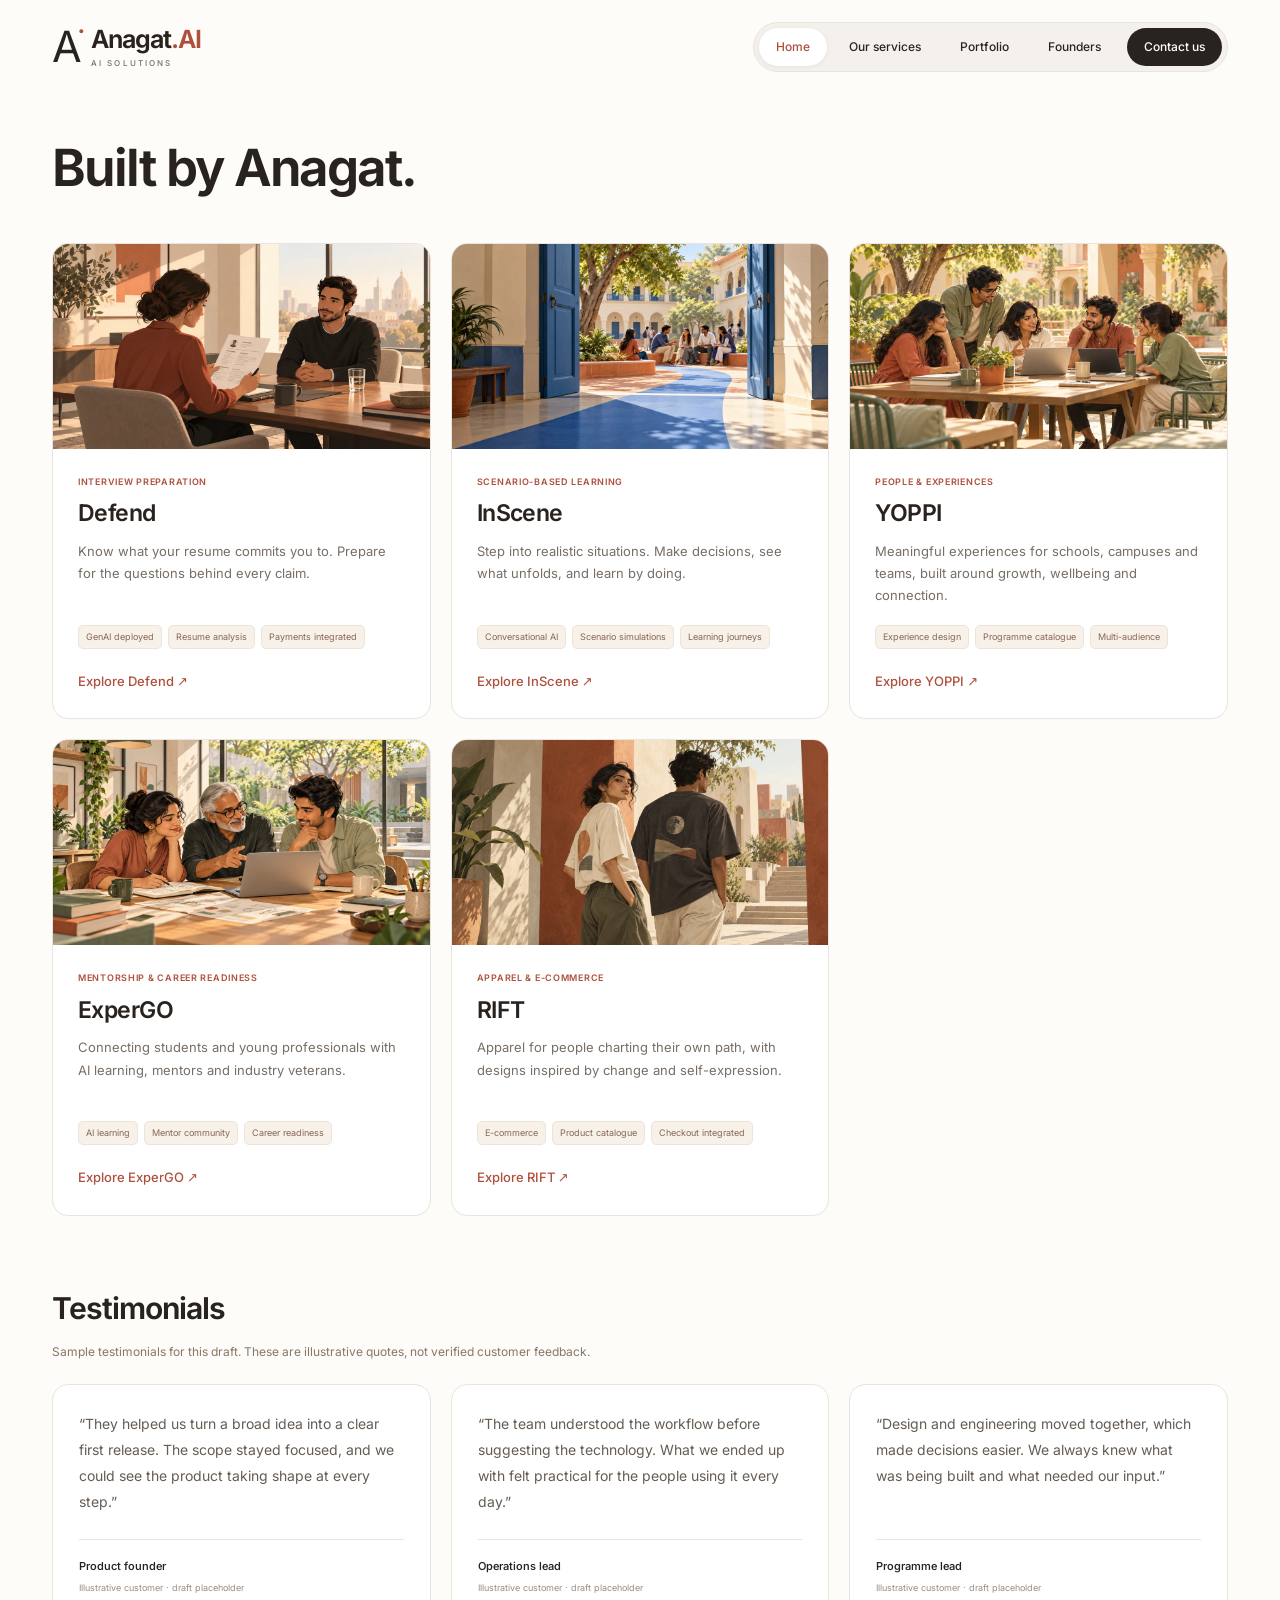
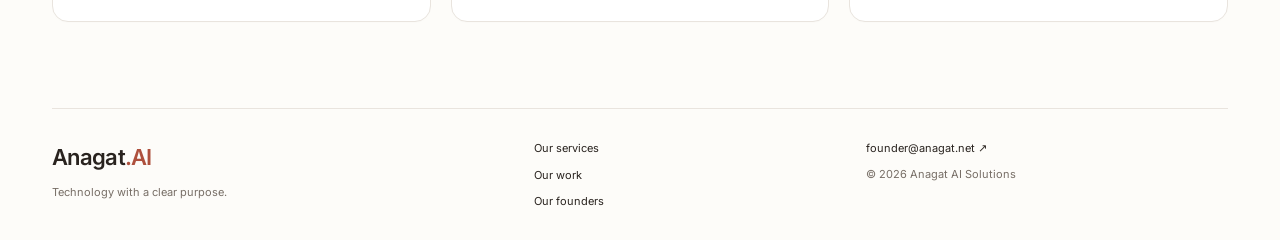
<file: index.html>
<!doctype html><html lang="en"><head><meta charset="utf-8"><meta name="viewport" content="width=device-width, initial-scale=1"><meta name="description" content="Anagat AI Solutions. AI, software and product thinking for better business outcomes."><title>Our products | Anagat AI Solutions</title><link rel="stylesheet" href="style.css?v=4"><script src="script.js" defer></script></head><body><a class="skip" href="#main">Skip to content</a><header><a class="brand" href="index.html" aria-label="Anagat home"><span class="mark">A<span>·</span></span><span>Anagat<span class="accent">.AI</span><small>AI SOLUTIONS</small></span></a><button class="menu" aria-expanded="false" aria-controls="navigation">Menu</button><nav id="navigation"><a href="index.html" aria-current="page">Home</a><a href="services.html" >Our services</a><a href="portfolio.html" >Portfolio</a><a href="founders.html" >Founders</a><a href="contact.html" >Contact us</a></nav></header><main id="main"><section class="home-products"><div class="section-heading"><div><h1>Built by Anagat.</h1></div></div><div class="grid three"><article class="product card"><div class="product-art defend"><img src="assets/defend-product.webp" alt="A candidate preparing for an interview with a resume" width="1200" height="675" loading="lazy"></div><div class="card-body"><p class="eyebrow">Interview preparation</p><h3>Defend</h3><p>Know what your resume commits you to. Prepare for the questions behind every claim.</p><div class="product-tags"><span>GenAI deployed</span><span>Resume analysis</span><span>Payments integrated</span></div><a class="textlink" href="https://defend.anagat.net/" target="_blank" rel="noopener">Explore Defend ↗</a></div></article><article class="product card"><div class="product-art inscene"><img src="assets/inscene-product.webp" alt="An open doorway into a school courtyard for scenario learning" width="1200" height="675" loading="lazy"></div><div class="card-body"><p class="eyebrow">Scenario-based learning</p><h3>InScene</h3><p>Step into realistic situations. Make decisions, see what unfolds, and learn by doing.</p><div class="product-tags"><span>Conversational AI</span><span>Scenario simulations</span><span>Learning journeys</span></div><a class="textlink" href="https://rohansrt.github.io/InScene/" target="_blank" rel="noopener">Explore InScene ↗</a></div></article><article class="product card"><div class="product-art yoppi"><img src="assets/yoppi-product.webp" alt="Young adults sharing a collaborative outdoor experience" width="1200" height="675" loading="lazy"></div><div class="card-body"><p class="eyebrow">People & experiences</p><h3>YOPPI</h3><p>Meaningful experiences for schools, campuses and teams, built around growth, wellbeing and connection.</p><div class="product-tags"><span>Experience design</span><span>Programme catalogue</span><span>Multi-audience</span></div><a class="textlink" href="https://yoppi.in/" target="_blank" rel="noopener">Explore YOPPI ↗</a></div></article><article class="product card"><div class="product-art expergo"><img src="assets/expergo-product.webp" alt="An experienced mentor guiding young professionals through a collaborative project" width="1200" height="675" loading="lazy"></div><div class="card-body"><p class="eyebrow">Mentorship & career readiness</p><h3>ExperGO</h3><p>Connecting students and young professionals with AI learning, mentors and industry veterans.</p><div class="product-tags"><span>AI learning</span><span>Mentor community</span><span>Career readiness</span></div><a class="textlink" href="https://rsaraswat.wixsite.com/expergo" target="_blank" rel="noopener">Explore ExperGO ↗</a></div></article><article class="product card"><div class="product-art rift"><img src="assets/rift-product.webp" alt="Editorial illustration of young adults in casual apparel at an urban architectural threshold" width="1200" height="675" loading="lazy"></div><div class="card-body"><p class="eyebrow">Apparel & e-commerce</p><h3>RIFT</h3><p>Apparel for people charting their own path, with designs inspired by change and self-expression.</p><div class="product-tags"><span>E-commerce</span><span>Product catalogue</span><span>Checkout integrated</span></div><a class="textlink" href="https://riftwears.com/" target="_blank" rel="noopener">Explore RIFT ↗</a></div></article></div></section><section class="feedback"><div class="section-heading"><div><h2>Testimonials</h2></div></div><p class="draft-notice">Sample testimonials for this draft. These are illustrative quotes, not verified customer feedback.</p><div class="grid three"><figure class="card quote"><blockquote>“They helped us turn a broad idea into a clear first release. The scope stayed focused, and we could see the product taking shape at every step.”</blockquote><figcaption><strong>Product founder</strong><span>Illustrative customer · draft placeholder</span></figcaption></figure><figure class="card quote"><blockquote>“The team understood the workflow before suggesting the technology. What we ended up with felt practical for the people using it every day.”</blockquote><figcaption><strong>Operations lead</strong><span>Illustrative customer · draft placeholder</span></figcaption></figure><figure class="card quote"><blockquote>“Design and engineering moved together, which made decisions easier. We always knew what was being built and what needed our input.”</blockquote><figcaption><strong>Programme lead</strong><span>Illustrative customer · draft placeholder</span></figcaption></figure></div></section></main><footer><div><a class="wordmark" href="index.html">Anagat<span class="accent">.AI</span></a><p>Technology with a clear purpose.</p></div><div><a href="services.html">Our services</a><a href="portfolio.html">Our work</a><a href="founders.html">Our founders</a></div><div><a href="mailto:founder@anagat.net">founder@anagat.net ↗</a><p>© 2026 Anagat AI Solutions</p></div></footer></body></html>
</file>
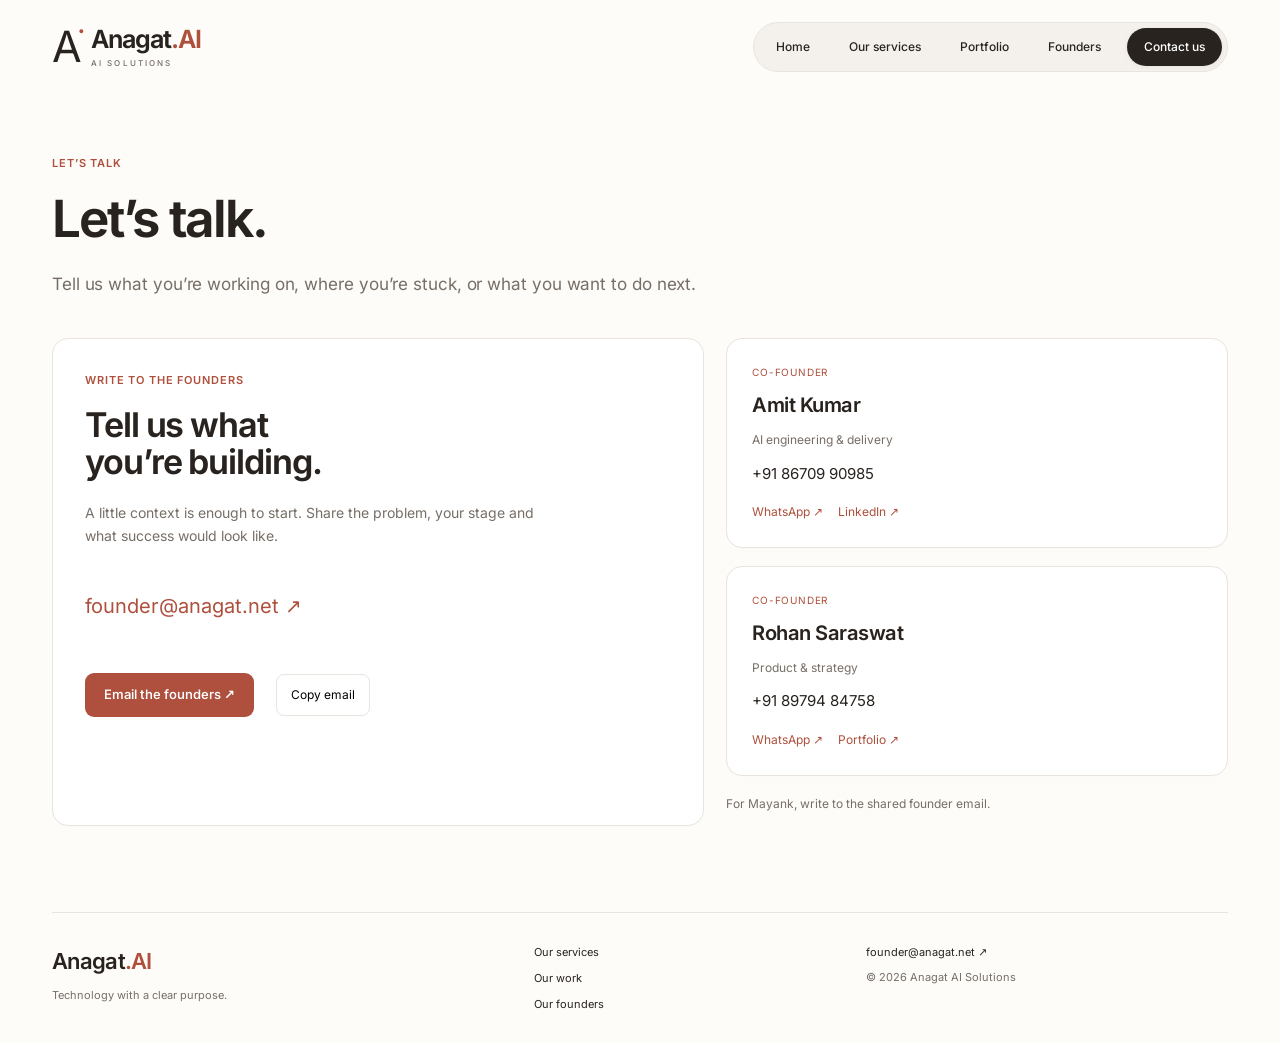
<file: contact.html>
<!doctype html><html lang="en"><head><meta charset="utf-8"><meta name="viewport" content="width=device-width, initial-scale=1"><meta name="description" content="Anagat AI Solutions. AI, software and product thinking for better business outcomes."><title>Contact us | Anagat AI Solutions</title><link rel="stylesheet" href="style.css?v=2"><script src="script.js" defer></script></head><body><a class="skip" href="#main">Skip to content</a><header><a class="brand" href="index.html" aria-label="Anagat home"><span class="mark">A<span>·</span></span><span>Anagat<span class="accent">.AI</span><small>AI SOLUTIONS</small></span></a><button class="menu" aria-expanded="false" aria-controls="navigation">Menu</button><nav id="navigation"><a href="index.html" >Home</a><a href="services.html" >Our services</a><a href="portfolio.html" >Portfolio</a><a href="founders.html" >Founders</a><a href="contact.html" aria-current="page">Contact us</a></nav></header><main id="main"><section class="intro"><p class="eyebrow">LET’S TALK</p><h1>Let’s talk.</h1><p class="lead">Tell us what you’re working on, where you’re stuck, or what you want to do next.</p></section><section class="contact-grid"><article class="card contact-primary"><p class="eyebrow">WRITE TO THE FOUNDERS</p><h2>Tell us what you’re building.</h2><p>A little context is enough to start. Share the problem, your stage and what success would look like.</p><a class="email" href="mailto:founder@anagat.net">founder@anagat.net ↗</a><div class="actions"><a class="button" href="mailto:founder@anagat.net?subject=Let%27s%20build%20with%20Anagat">Email the founders ↗</a><button class="copy" id="copy-email">Copy email</button></div><p id="copy-status" role="status"></p></article><div class="contact-people"><article class="card"><span class="number">CO-FOUNDER</span><h3>Amit Kumar</h3><p>AI engineering & delivery</p><a href="tel:+918670990985">+91 86709 90985</a><div class="profile-links"><a href="https://wa.me/918670990985" target="_blank" rel="noopener">WhatsApp ↗</a><a href="https://www.linkedin.com/in/amit-kumar-iitkgp/" target="_blank" rel="noopener">LinkedIn ↗</a></div></article><article class="card"><span class="number">CO-FOUNDER</span><h3>Rohan Saraswat</h3><p>Product & strategy</p><a href="tel:+918979484758">+91 89794 84758</a><div class="profile-links"><a href="https://wa.me/918979484758" target="_blank" rel="noopener">WhatsApp ↗</a><a href="https://rohansrt.cc/" target="_blank" rel="noopener">Portfolio ↗</a></div></article><p class="small">For Mayank, write to the shared founder email.</p></div></section></main><footer><div><a class="wordmark" href="index.html">Anagat<span class="accent">.AI</span></a><p>Technology with a clear purpose.</p></div><div><a href="services.html">Our services</a><a href="portfolio.html">Our work</a><a href="founders.html">Our founders</a></div><div><a href="mailto:founder@anagat.net">founder@anagat.net ↗</a><p>© 2026 Anagat AI Solutions</p></div></footer></body></html>
</file>
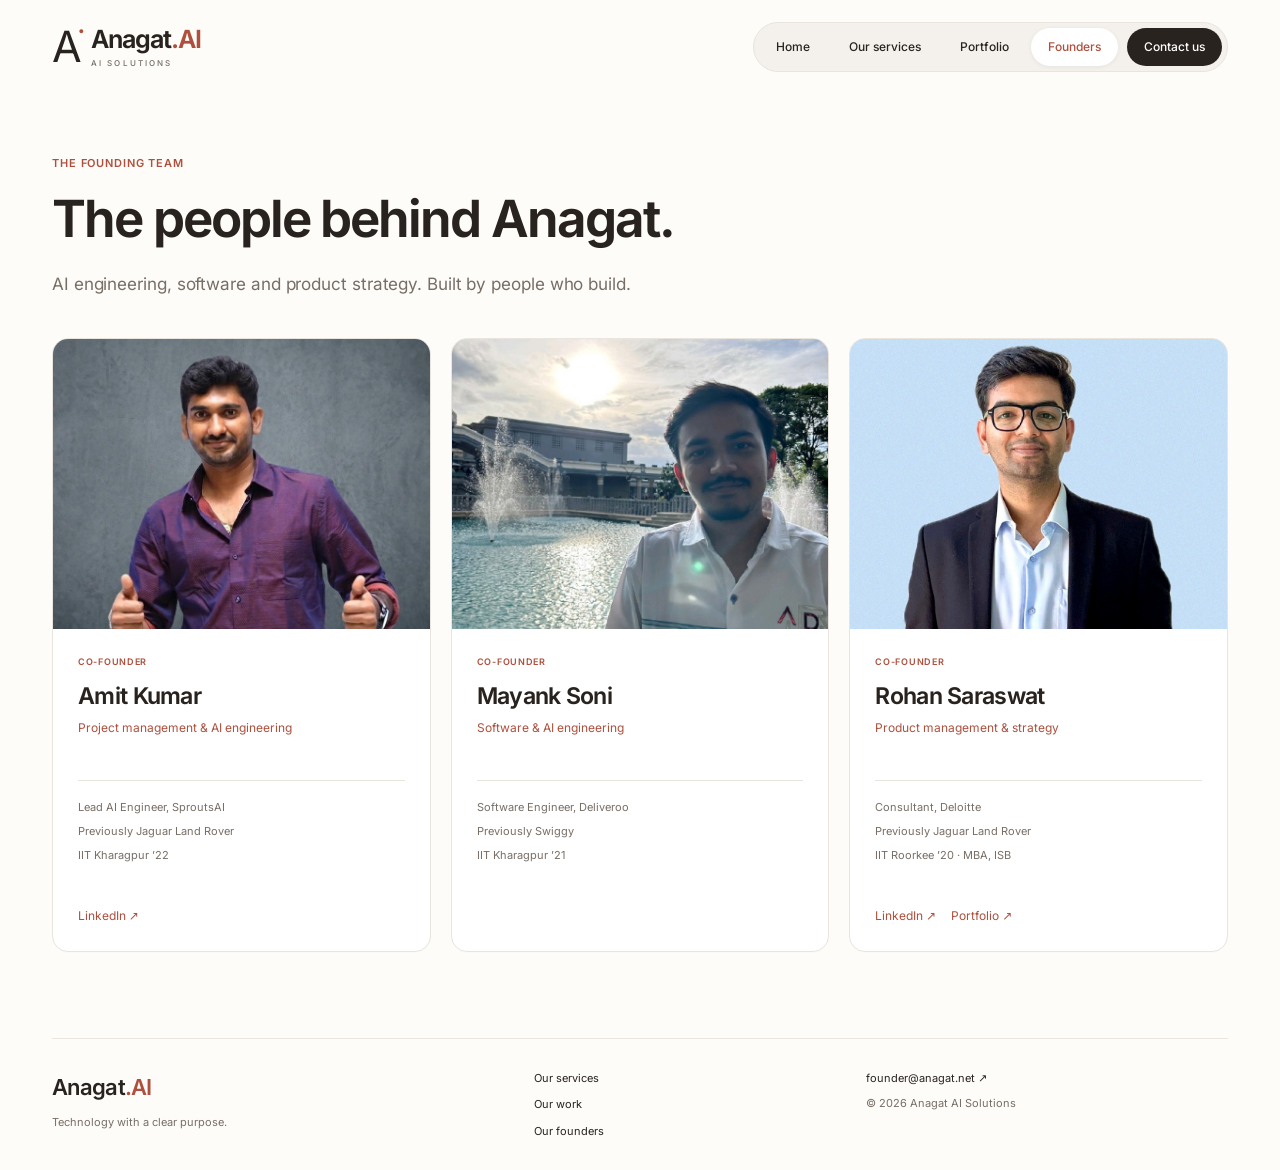
<file: founders.html>
<!doctype html><html lang="en"><head><meta charset="utf-8"><meta name="viewport" content="width=device-width, initial-scale=1"><meta name="description" content="Anagat AI Solutions. AI, software and product thinking for better business outcomes."><title>Our founders | Anagat AI Solutions</title><link rel="stylesheet" href="style.css?v=2"><script src="script.js" defer></script></head><body><a class="skip" href="#main">Skip to content</a><header><a class="brand" href="index.html" aria-label="Anagat home"><span class="mark">A<span>·</span></span><span>Anagat<span class="accent">.AI</span><small>AI SOLUTIONS</small></span></a><button class="menu" aria-expanded="false" aria-controls="navigation">Menu</button><nav id="navigation"><a href="index.html" >Home</a><a href="services.html" >Our services</a><a href="portfolio.html" >Portfolio</a><a href="founders.html" aria-current="page">Founders</a><a href="contact.html" >Contact us</a></nav></header><main id="main"><section class="intro"><p class="eyebrow">THE FOUNDING TEAM</p><h1>The people behind Anagat.</h1><p class="lead">AI engineering, software and product strategy. Built by people who build.</p></section><section class="grid three founders"><article class="card founder"><div class="portrait amit"><img src="assets/amit.jpg" alt="Amit Kumar" width="600" height="600"></div><div class="card-body"><p class="eyebrow">CO-FOUNDER</p><h2>Amit Kumar</h2><p class="focus">Project management & AI engineering</p><div class="credentials"><p>Lead AI Engineer, SproutsAI</p><p>Previously Jaguar Land Rover</p><p>IIT Kharagpur ’22</p></div><div class="profile-links"><a href="https://www.linkedin.com/in/amit-kumar-iitkgp/" target="_blank" rel="noopener">LinkedIn ↗</a></div></div></article><article class="card founder"><div class="portrait mayank"><img src="assets/mayank.png" alt="Mayank Soni" width="600" height="600"></div><div class="card-body"><p class="eyebrow">CO-FOUNDER</p><h2>Mayank Soni</h2><p class="focus">Software & AI engineering</p><div class="credentials"><p>Software Engineer, Deliveroo</p><p>Previously Swiggy</p><p>IIT Kharagpur ’21</p></div><div class="profile-links"></div></div></article><article class="card founder"><div class="portrait rohan"><img src="assets/rohan.png" alt="Rohan Saraswat" width="600" height="600"></div><div class="card-body"><p class="eyebrow">CO-FOUNDER</p><h2>Rohan Saraswat</h2><p class="focus">Product management & strategy</p><div class="credentials"><p>Consultant, Deloitte</p><p>Previously Jaguar Land Rover</p><p>IIT Roorkee ’20 · MBA, ISB</p></div><div class="profile-links"><a href="https://www.linkedin.com/in/rohansrt/" target="_blank" rel="noopener">LinkedIn ↗</a><a href="https://rohansrt.cc/" target="_blank" rel="noopener">Portfolio ↗</a></div></div></article></section></main><footer><div><a class="wordmark" href="index.html">Anagat<span class="accent">.AI</span></a><p>Technology with a clear purpose.</p></div><div><a href="services.html">Our services</a><a href="portfolio.html">Our work</a><a href="founders.html">Our founders</a></div><div><a href="mailto:founder@anagat.net">founder@anagat.net ↗</a><p>© 2026 Anagat AI Solutions</p></div></footer></body></html>
</file>
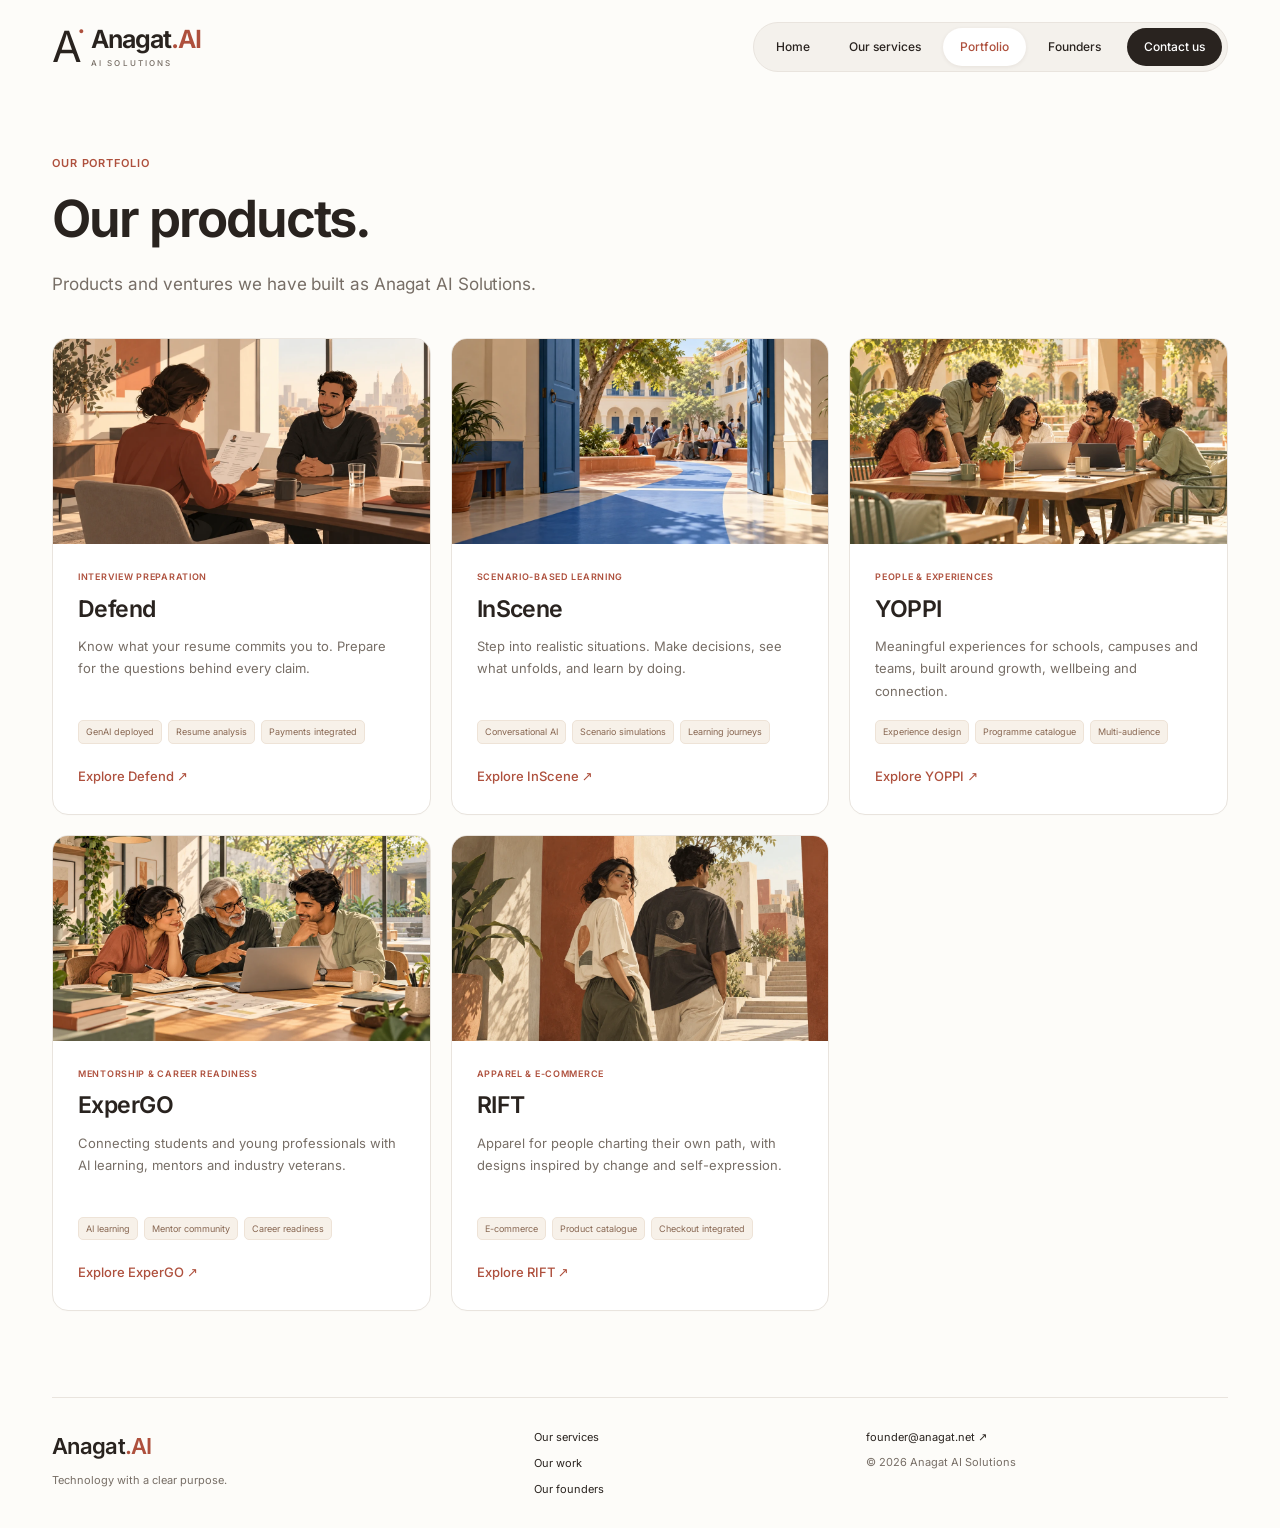
<file: portfolio.html>
<!doctype html><html lang="en"><head><meta charset="utf-8"><meta name="viewport" content="width=device-width, initial-scale=1"><meta name="description" content="Anagat AI Solutions. AI, software and product thinking for better business outcomes."><title>Our portfolio | Anagat AI Solutions</title><link rel="stylesheet" href="style.css?v=2"><script src="script.js" defer></script></head><body><a class="skip" href="#main">Skip to content</a><header><a class="brand" href="index.html" aria-label="Anagat home"><span class="mark">A<span>·</span></span><span>Anagat<span class="accent">.AI</span><small>AI SOLUTIONS</small></span></a><button class="menu" aria-expanded="false" aria-controls="navigation">Menu</button><nav id="navigation"><a href="index.html" >Home</a><a href="services.html" >Our services</a><a href="portfolio.html" aria-current="page">Portfolio</a><a href="founders.html" >Founders</a><a href="contact.html" >Contact us</a></nav></header><main id="main"><section class="intro"><p class="eyebrow">OUR PORTFOLIO</p><h1>Our products.</h1><p class="lead">Products and ventures we have built as Anagat AI Solutions.</p></section><section class="grid portfolio-grid"><article class="product card"><div class="product-art defend"><img src="assets/defend-product.webp" alt="A candidate preparing for an interview with a resume" width="1200" height="675" loading="lazy"></div><div class="card-body"><p class="eyebrow">Interview preparation</p><h3>Defend</h3><p>Know what your resume commits you to. Prepare for the questions behind every claim.</p><div class="product-tags"><span>GenAI deployed</span><span>Resume analysis</span><span>Payments integrated</span></div><a class="textlink" href="https://defend.anagat.net/" target="_blank" rel="noopener">Explore Defend ↗</a></div></article><article class="product card"><div class="product-art inscene"><img src="assets/inscene-product.webp" alt="An open doorway into a school courtyard for scenario learning" width="1200" height="675" loading="lazy"></div><div class="card-body"><p class="eyebrow">Scenario-based learning</p><h3>InScene</h3><p>Step into realistic situations. Make decisions, see what unfolds, and learn by doing.</p><div class="product-tags"><span>Conversational AI</span><span>Scenario simulations</span><span>Learning journeys</span></div><a class="textlink" href="https://rohansrt.github.io/InScene/" target="_blank" rel="noopener">Explore InScene ↗</a></div></article><article class="product card"><div class="product-art yoppi"><img src="assets/yoppi-product.webp" alt="Young adults sharing a collaborative outdoor experience" width="1200" height="675" loading="lazy"></div><div class="card-body"><p class="eyebrow">People & experiences</p><h3>YOPPI</h3><p>Meaningful experiences for schools, campuses and teams, built around growth, wellbeing and connection.</p><div class="product-tags"><span>Experience design</span><span>Programme catalogue</span><span>Multi-audience</span></div><a class="textlink" href="https://yoppi.in/" target="_blank" rel="noopener">Explore YOPPI ↗</a></div></article><article class="product card"><div class="product-art expergo"><img src="assets/expergo-product.webp" alt="An experienced mentor guiding young professionals through a collaborative project" width="1200" height="675" loading="lazy"></div><div class="card-body"><p class="eyebrow">Mentorship & career readiness</p><h3>ExperGO</h3><p>Connecting students and young professionals with AI learning, mentors and industry veterans.</p><div class="product-tags"><span>AI learning</span><span>Mentor community</span><span>Career readiness</span></div><a class="textlink" href="https://rsaraswat.wixsite.com/expergo" target="_blank" rel="noopener">Explore ExperGO ↗</a></div></article><article class="product card"><div class="product-art rift"><img src="assets/rift-product.webp" alt="Editorial illustration of young adults in casual apparel at an urban architectural threshold" width="1200" height="675" loading="lazy"></div><div class="card-body"><p class="eyebrow">Apparel & e-commerce</p><h3>RIFT</h3><p>Apparel for people charting their own path, with designs inspired by change and self-expression.</p><div class="product-tags"><span>E-commerce</span><span>Product catalogue</span><span>Checkout integrated</span></div><a class="textlink" href="https://riftwears.com/" target="_blank" rel="noopener">Explore RIFT ↗</a></div></article></section></main><footer><div><a class="wordmark" href="index.html">Anagat<span class="accent">.AI</span></a><p>Technology with a clear purpose.</p></div><div><a href="services.html">Our services</a><a href="portfolio.html">Our work</a><a href="founders.html">Our founders</a></div><div><a href="mailto:founder@anagat.net">founder@anagat.net ↗</a><p>© 2026 Anagat AI Solutions</p></div></footer></body></html>
</file>
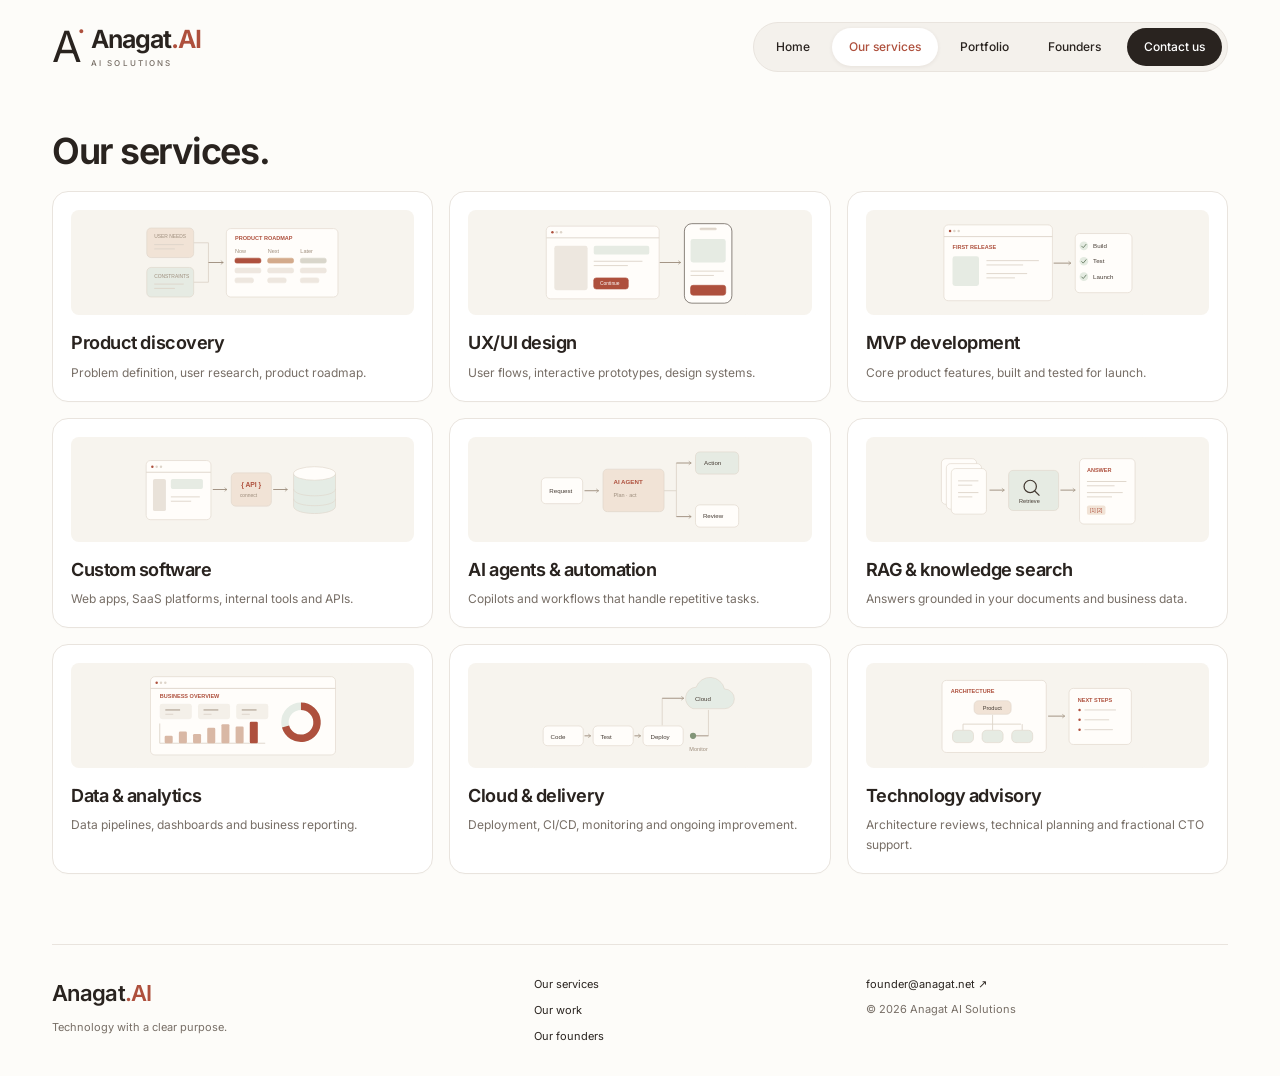
<file: services.html>
<!doctype html><html lang="en"><head><meta charset="utf-8"><meta name="viewport" content="width=device-width, initial-scale=1"><meta name="description" content="Anagat AI Solutions. AI, software and product thinking for better business outcomes."><title>Our services | Anagat AI Solutions</title><link rel="stylesheet" href="style.css?v=5"><script src="script.js" defer></script></head><body><a class="skip" href="#main">Skip to content</a><header><a class="brand" href="index.html" aria-label="Anagat home"><span class="mark">A<span>·</span></span><span>Anagat<span class="accent">.AI</span><small>AI SOLUTIONS</small></span></a><button class="menu" aria-expanded="false" aria-controls="navigation">Menu</button><nav id="navigation"><a href="index.html" >Home</a><a href="services.html" aria-current="page">Our services</a><a href="portfolio.html" >Portfolio</a><a href="founders.html" >Founders</a><a href="contact.html" >Contact us</a></nav></header><main id="main"><section class="services-title"><h1>Our services.</h1></section><section class="capabilities"><div class="grid three"><article class="card capability"><img class="service-illustration" src="assets/services/discovery.svg" alt="Research insights become a prioritised product roadmap" width="360" height="170" loading="lazy"><h2>Product discovery</h2><p>Problem definition, user research, product roadmap.</p></article><article class="card capability"><img class="service-illustration" src="assets/services/design.svg" alt="A desktop interface and mobile prototype connected by a user flow" width="360" height="170" loading="lazy"><h2>UX/UI design</h2><p>User flows, interactive prototypes, design systems.</p></article><article class="card capability"><img class="service-illustration" src="assets/services/mvp.svg" alt="A focused product release moves through build, testing and launch" width="360" height="170" loading="lazy"><h2>MVP development</h2><p>Core product features, built and tested for launch.</p></article><article class="card capability"><img class="service-illustration" src="assets/services/software.svg" alt="Custom applications connected through an API to a database" width="360" height="170" loading="lazy"><h2>Custom software</h2><p>Web apps, SaaS platforms, internal tools and APIs.</p></article><article class="card capability"><img class="service-illustration" src="assets/services/automation.svg" alt="An AI agent routes incoming requests to actions and human review" width="360" height="170" loading="lazy"><h2>AI agents & automation</h2><p>Copilots and workflows that handle repetitive tasks.</p></article><article class="card capability"><img class="service-illustration" src="assets/services/rag.svg" alt="Documents feed retrieval and produce an answer with source references" width="360" height="170" loading="lazy"><h2>RAG & knowledge search</h2><p>Answers grounded in your documents and business data.</p></article><article class="card capability"><img class="service-illustration" src="assets/services/analytics.svg" alt="A business dashboard combines metrics, a bar chart and a summary chart" width="360" height="170" loading="lazy"><h2>Data & analytics</h2><p>Data pipelines, dashboards and business reporting.</p></article><article class="card capability"><img class="service-illustration" src="assets/services/cloud.svg" alt="Code moves through testing and deployment into a monitored cloud service" width="360" height="170" loading="lazy"><h2>Cloud & delivery</h2><p>Deployment, CI/CD, monitoring and ongoing improvement.</p></article><article class="card capability"><img class="service-illustration" src="assets/services/advisory.svg" alt="An architecture review translates system design into practical next steps" width="360" height="170" loading="lazy"><h2>Technology advisory</h2><p>Architecture reviews, technical planning and fractional CTO support.</p></article></div></section></main><footer><div><a class="wordmark" href="index.html">Anagat<span class="accent">.AI</span></a><p>Technology with a clear purpose.</p></div><div><a href="services.html">Our services</a><a href="portfolio.html">Our work</a><a href="founders.html">Our founders</a></div><div><a href="mailto:founder@anagat.net">founder@anagat.net ↗</a><p>© 2026 Anagat AI Solutions</p></div></footer></body></html>
</file>
<file: style.css>
@font-face{font-family:'Inter Variable';src:url('assets/inter-latin-variable.woff2') format('woff2');font-weight:100 900;font-style:normal;font-display:swap}
:root{--ink:#29231f;--muted:#776e66;--accent:#ae503d;--line:#e9e4de;--bg:#fdfcf9}*{box-sizing:border-box}body{margin:0;background:var(--bg);color:var(--ink);font:15px/1.65 'Inter Variable',ui-sans-serif,system-ui,-apple-system,'Segoe UI',sans-serif;-webkit-font-smoothing:antialiased;font-feature-settings:'cv11','ss01'}a{color:inherit;text-decoration:none}button{font:inherit;cursor:pointer}a,button{touch-action:manipulation}a:focus-visible,button:focus-visible{outline:2px solid var(--accent);outline-offset:4px}header{max-width:1240px;margin:0 auto;padding:22px 32px;display:flex;align-items:center;justify-content:space-between;gap:24px}.brand{display:flex;align-items:center;gap:10px;font-weight:650;font-size:25px;letter-spacing:-1px;line-height:1.1}.brand small{display:block;font-size:8px;letter-spacing:2.1px;font-weight:500;margin-top:6px;color:var(--muted)}.accent{color:var(--accent)}.mark{font-family:'Inter Variable',sans-serif;font-weight:400;font-size:43px;position:relative;line-height:1}.mark span{position:absolute;right:-4px;top:-9px;color:var(--accent);font-size:30px}nav{display:flex;gap:5px;align-items:center;padding:5px;border:1px solid var(--line);border-radius:100px;background:#f4f1ec}nav a{padding:9px 17px;font-size:12px;font-weight:500;white-space:nowrap;border-radius:100px;transition:background .2s}nav a:hover{background:#ebe5dd}nav a[aria-current]{background:white;box-shadow:0 1px 4px #39221112;color:var(--accent)}nav a:last-child{background:var(--ink);color:white;margin-left:4px}nav a:last-child:hover{background:var(--accent)}.menu{display:none}main{max-width:1240px;margin:auto}section{margin:0 32px;padding:46px 0}h1,h2,h3,p{margin-top:0}h1,h2,h3{font-family:inherit;color:var(--ink);text-wrap:balance}h1{font-size:clamp(2.6rem,4.2vw + 1rem,4.75rem);font-weight:650;letter-spacing:-.04em;line-height:1.02;margin-bottom:24px}h2{font-size:clamp(2rem,2.2vw + 1.2rem,3rem);font-weight:640;letter-spacing:-.032em;line-height:1.08;margin-bottom:20px}h3{font-size:21px;line-height:1.25;letter-spacing:-.025em;font-weight:620;margin-bottom:12px}p{color:var(--muted);margin-bottom:18px}em{font-style:normal;color:var(--accent)}.eyebrow{font-size:11px;font-weight:600;letter-spacing:.08em;text-transform:uppercase;color:var(--accent);margin-bottom:18px}.lead{font-size:18px;line-height:1.65;letter-spacing:-.005em;max-width:650px}.hero{padding-top:76px;padding-bottom:65px}.hero h1{max-width:880px}.hero .lead{margin-bottom:0}.actions{display:flex;gap:22px;align-items:center;flex-wrap:wrap;margin-top:25px}.button{display:inline-flex;gap:20px;align-items:center;justify-content:center;background:var(--accent);color:white;padding:11px 19px;border:0;border-radius:9px;font-size:13px;font-weight:550}.button:hover{background:#913e2e}.quiet,.textlink{font-size:13px;font-weight:500}.textlink{color:var(--accent)}.textlink:hover,.quiet:hover{color:#823a2c;text-decoration:underline}.section-heading{display:flex;gap:20px;justify-content:space-between;align-items:end;margin-bottom:25px}.section-heading h2{font-size:32px;margin-bottom:0}.section-heading .eyebrow{margin-bottom:12px}.grid{display:grid;gap:20px}.three{grid-template-columns:repeat(3,minmax(0,1fr))}.card{border:1px solid var(--line);border-radius:16px;background:white;overflow:hidden;box-shadow:0 1px 2px #30251b03}.product{transition:box-shadow .2s,transform .2s}.product:hover{transform:translateY(-3px);box-shadow:0 8px 28px #30251b0b}.product-art{height:205px;overflow:hidden;background:#efeae2}.product-art img{display:block;width:100%;height:100%;object-fit:cover}.product-art.expergo-placeholder{padding:22px;display:flex;flex-direction:column;justify-content:space-between;color:#918074;background:#f2eee8}.product-art strong{font-weight:550;font-size:30px;letter-spacing:-1px}.product-no,.art-caption{font-size:10px}.card-body{padding:25px}.card-body .eyebrow{font-size:9px;margin-bottom:10px}.card-body h3{font-size:23px}.card-body p{font-size:13px;line-height:1.7;min-height:67px}.pending{font-size:11px;color:#978a7e}.service{padding:25px}.service h3{font-size:20px}.service p{font-size:13px;margin:0}.number{font-size:10px;letter-spacing:.08em;color:var(--accent);display:block;margin-bottom:20px}.intro{padding-top:60px;padding-bottom:25px}.intro h1{font-size:clamp(36px,4vw,52px);line-height:1.1;max-width:850px}.intro .lead{font-size:17px;margin-bottom:0}.portfolio-grid{grid-template-columns:repeat(3,minmax(0,1fr));padding-top:15px}.capabilities{padding-top:10px}.service-path{display:flex;gap:20px;border-block:1px solid var(--line);padding:18px 0;margin-bottom:25px;color:var(--muted);font-size:12px}.service-path span:not(:last-child):after{content:'→';margin-left:20px;color:#b5a79a}.capability{padding:24px;display:flex;flex-direction:column;align-items:start}.module-index{font-size:10px;color:#a28e7c;margin-bottom:22px}.capability h2{font-size:19px;line-height:1.3;letter-spacing:-.025em;margin-bottom:10px}.capability p{font-size:13px;line-height:1.65;flex:1;margin-bottom:22px}.deliverable{font-size:10px;border:1px solid #eee7df;background:#faf8f4;border-radius:5px;padding:3px 8px;color:#897363}.service-end{display:flex;justify-content:space-between;align-items:center;margin-top:30px}.service-end p{margin:0;font-size:14px}.founders{padding-top:15px}.portrait{height:290px;background:#ede9e3;overflow:hidden}.portrait img{width:100%;height:100%;object-fit:cover;display:block}.portrait.amit img{object-position:50% 24%}.portrait.rohan img{object-position:50% 24%}.portrait.mayank img{object-position:67% 32%}.founder h2{font-size:23px;letter-spacing:-.03em;margin-bottom:10px}.founder .focus{min-height:46px;color:var(--accent);font-size:12px;margin-bottom:16px}.credentials{border-top:1px solid var(--line);padding-top:17px;min-height:110px}.credentials p{font-size:11px;min-height:0;margin-bottom:5px}.profile-links{display:flex;gap:15px;flex-wrap:wrap;font-size:12px;margin-top:16px}.profile-links a{color:var(--accent)}.contact-grid{display:grid;grid-template-columns:1.3fr 1fr;gap:22px;padding-top:15px}.contact-primary{padding:32px}.contact-primary h2{font-size:34px;max-width:380px}.contact-primary>p:not(.eyebrow){max-width:450px;font-size:14px}.email{display:inline-block;font-size:20px;color:var(--accent);margin:25px 0}.copy{font-size:12px;background:white;border:1px solid var(--line);padding:10px 14px;border-radius:8px}.contact-people{display:grid;gap:18px}.contact-people .card{padding:25px}.contact-people h3{font-size:20px}.contact-people p{font-size:12px;margin-bottom:12px}.contact-people .number{margin-bottom:12px}.contact-people>a{font-size:13px}.small{font-size:11px}#copy-status{font-size:12px;margin-top:15px}footer{max-width:1176px;margin:40px auto 0;padding:30px 0;border-top:1px solid var(--line);display:grid;grid-template-columns:1.5fr 1fr 1.2fr;gap:30px;font-size:11px}footer p{margin:7px 0 0}.wordmark{font-size:22px;font-weight:600;letter-spacing:-.7px}footer>div:nth-child(2){display:flex;gap:8px;flex-direction:column}.skip{position:fixed;top:-100px;left:10px;background:white;padding:10px;z-index:10}.skip:focus{top:10px}@media(max-width:900px){header{padding:20px 24px;gap:12px}nav a{padding:8px 11px;font-size:11px}section{margin:0 24px}.three,.portfolio-grid{grid-template-columns:repeat(2,minmax(0,1fr))}.founders{grid-template-columns:repeat(3,minmax(0,1fr));gap:14px}.founder .card-body{padding:18px}.portrait{height:215px}.founder h2{font-size:19px}.credentials{min-height:135px}.founder .focus{min-height:60px}.contact-grid{grid-template-columns:1fr}.contact-people{grid-template-columns:1fr 1fr}.contact-people .small{grid-column:1/-1}footer{margin-inline:24px}.hero{padding-top:55px}}@media(max-width:650px){header{padding:17px 20px;flex-wrap:wrap}.brand{font-size:22px}.mark{font-size:37px}.menu{display:block;font-size:12px;background:white;border:1px solid var(--line);border-radius:9px;padding:8px 13px}nav{display:none;width:100%;border-radius:14px;flex-direction:column;align-items:stretch;gap:4px}nav.open{display:flex}nav a{font-size:13px;padding:10px 15px;border-radius:9px}nav a:last-child{margin:0}section{margin:0 20px;padding:34px 0}.hero{padding-top:45px;padding-bottom:40px}.hero h1{font-size:42px}.hero h1 br{display:none}.lead{font-size:17px}.hero .lead br{display:none}.three,.portfolio-grid,.founders{grid-template-columns:1fr}.section-heading{align-items:start;flex-direction:column;gap:12px}.section-heading h2{font-size:29px}.section-heading .eyebrow{font-size:9px}.product-art{height:210px}.intro{padding-top:37px;padding-bottom:24px}.intro h1{font-size:36px}.intro .lead{font-size:16px}.service-path{gap:12px;font-size:10px}.service-path span:not(:last-child):after{margin-left:12px}.capability{padding:22px}.module-index{margin-bottom:15px}.capability p{margin-bottom:18px}.portrait{height:330px}.founder .card-body{padding:25px}.founder h2{font-size:23px}.founder .focus,.credentials{min-height:0}.credentials{padding-top:15px}.contact-primary{padding:25px}.contact-primary h2{font-size:30px}.email{font-size:18px}.contact-people{grid-template-columns:1fr}footer{margin:25px 20px 0;grid-template-columns:1fr;gap:22px}.service-end{gap:15px}.service-end .button{font-size:12px;padding:9px 14px}}
.card-body p{min-height:0}.product .card-body>p:not(.eyebrow){min-height:67px}.founder .card-body .eyebrow{margin-bottom:14px}
.service-illustration{display:block;width:100%;height:auto;aspect-ratio:36/17;object-fit:contain;margin-bottom:20px;border-radius:10px}.capability .module-index{margin-bottom:12px}

.home-products{padding-top:45px}.home-products h1{font-size:clamp(36px,4vw,52px);margin-bottom:18px;line-height:1.1}.home-products .lead{font-size:17px;margin-bottom:0}.home-products .section-heading{margin-bottom:30px}.product-tags{display:flex;flex-wrap:wrap;gap:6px;margin:18px 0 20px}.product-tags span{font-size:9px;line-height:1.5;color:#886752;background:#f7f1e9;border:1px solid #eee3d7;border-radius:5px;padding:4px 7px}.feedback{padding-top:30px}.feedback h2{font-size:30px;max-width:600px}.draft-notice{font-size:12px;margin-top:-7px;margin-bottom:22px;color:#877868}.quote{margin:0;padding:26px;display:flex;flex-direction:column;justify-content:space-between}.quote blockquote{margin:0 0 25px;font-size:14px;line-height:1.85;color:#655c54}.quote figcaption{border-top:1px solid var(--line);padding-top:17px;font-size:11px}.quote figcaption strong{font-weight:550;display:block}.quote figcaption span{display:block;color:#9c8d80;font-size:9px;margin-top:5px}@media(max-width:650px){.home-products{padding-top:35px}.feedback h2{font-size:28px}.product-tags span{font-size:10px}}

/* Compact services: one title, illustration and concise description. */
.services-title{padding-top:38px;padding-bottom:20px}.services-title h1{font-size:36px;line-height:1.1;margin:0;letter-spacing:-.035em}.capabilities{padding-top:0;padding-bottom:30px}.capabilities .grid{gap:16px}.capability{padding:18px}.capability .service-illustration{height:105px;aspect-ratio:auto;margin-bottom:17px;background:#f7f4ee;border-radius:8px}.capability h2{font-size:18px;margin-bottom:8px;line-height:1.25}.capability p{font-size:12px;line-height:1.65;margin:0;flex:initial}@media(max-width:900px) and (min-width:651px){.capabilities .three{grid-template-columns:repeat(3,minmax(0,1fr))}.capability{padding:15px}.capability h2{font-size:16px}.capability .service-illustration{height:86px}.capability p{font-size:11px}}@media(max-width:650px){.services-title{padding-top:28px;padding-bottom:22px}.services-title h1{font-size:32px}.capability{padding:17px}.capability .service-illustration{height:115px;margin-bottom:16px}.capability h2{font-size:19px}.capability p{font-size:13px}.capabilities .grid{gap:14px}}
</file>
